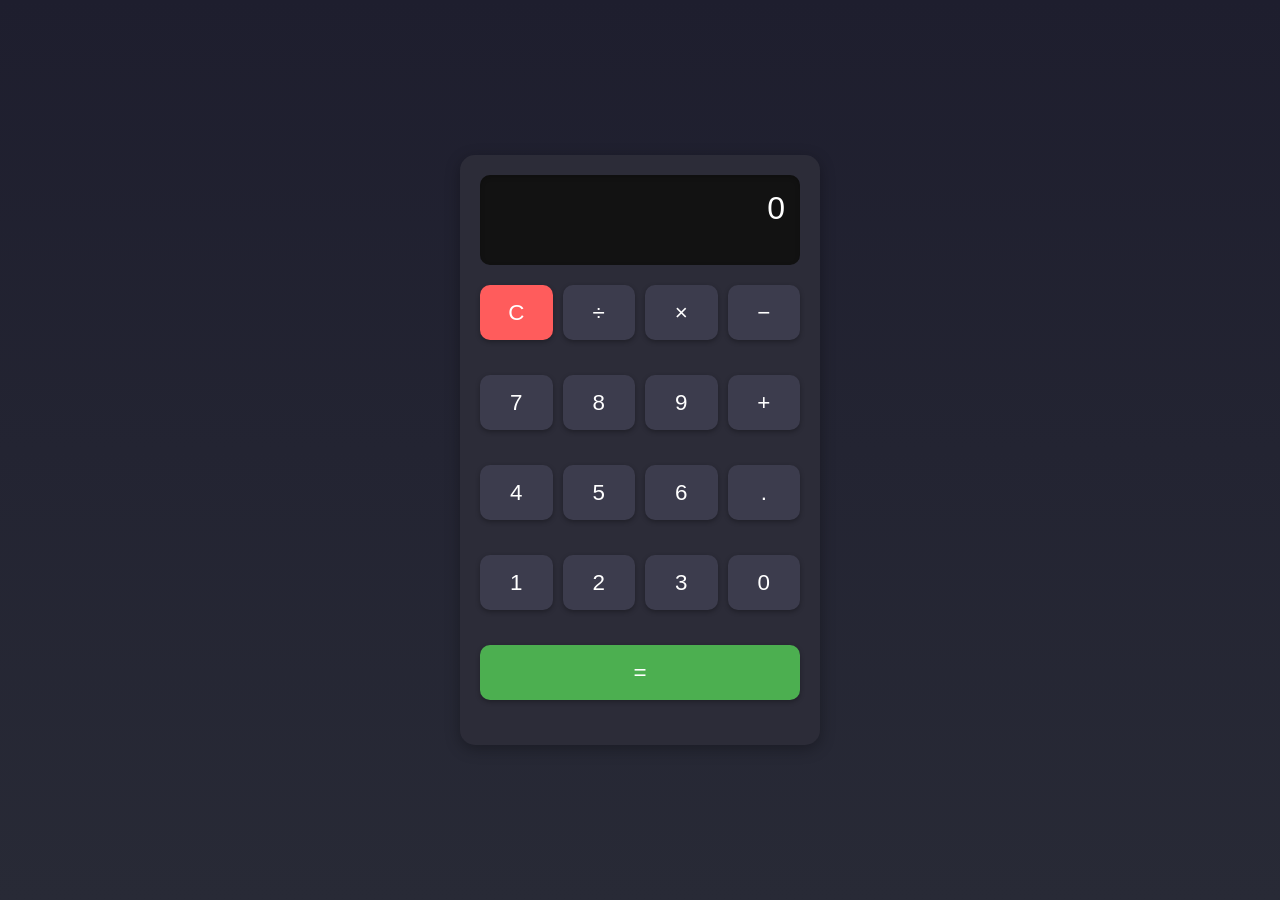
<file: calculator/index.html>
<!DOCTYPE html>
<html lang="en">
<head>
  <meta charset="UTF-8">
  <meta name="viewport" content="width=device-width, initial-scale=1.0">
  <title>Calculator</title>
  <link rel="stylesheet" href="styles.css">
</head>
<body>
  <div class="calculator">
    <div class="display" id="display">0</div>
    <div class="buttons">
      <button class="clear" onclick="clearDisplay()">C</button>
      <button onclick="appendValue('/')">÷</button>
      <button onclick="appendValue('*')">×</button>
      <button onclick="appendValue('-')">−</button>
      <button onclick="appendValue('7')">7</button>
      <button onclick="appendValue('8')">8</button>
      <button onclick="appendValue('9')">9</button>
      <button onclick="appendValue('+')">+</button>
      <button onclick="appendValue('4')">4</button>
      <button onclick="appendValue('5')">5</button>
      <button onclick="appendValue('6')">6</button>
      <button onclick="appendValue('.')">.</button>
      <button onclick="appendValue('1')">1</button>
      <button onclick="appendValue('2')">2</button>
      <button onclick="appendValue('3')">3</button>
      <button onclick="appendValue('0')">0</button>
      <button class="equal" onclick="calculate()">=</button>
    </div>
  </div>
  <script src="script.js"></script>
</body>
</html>
</file>
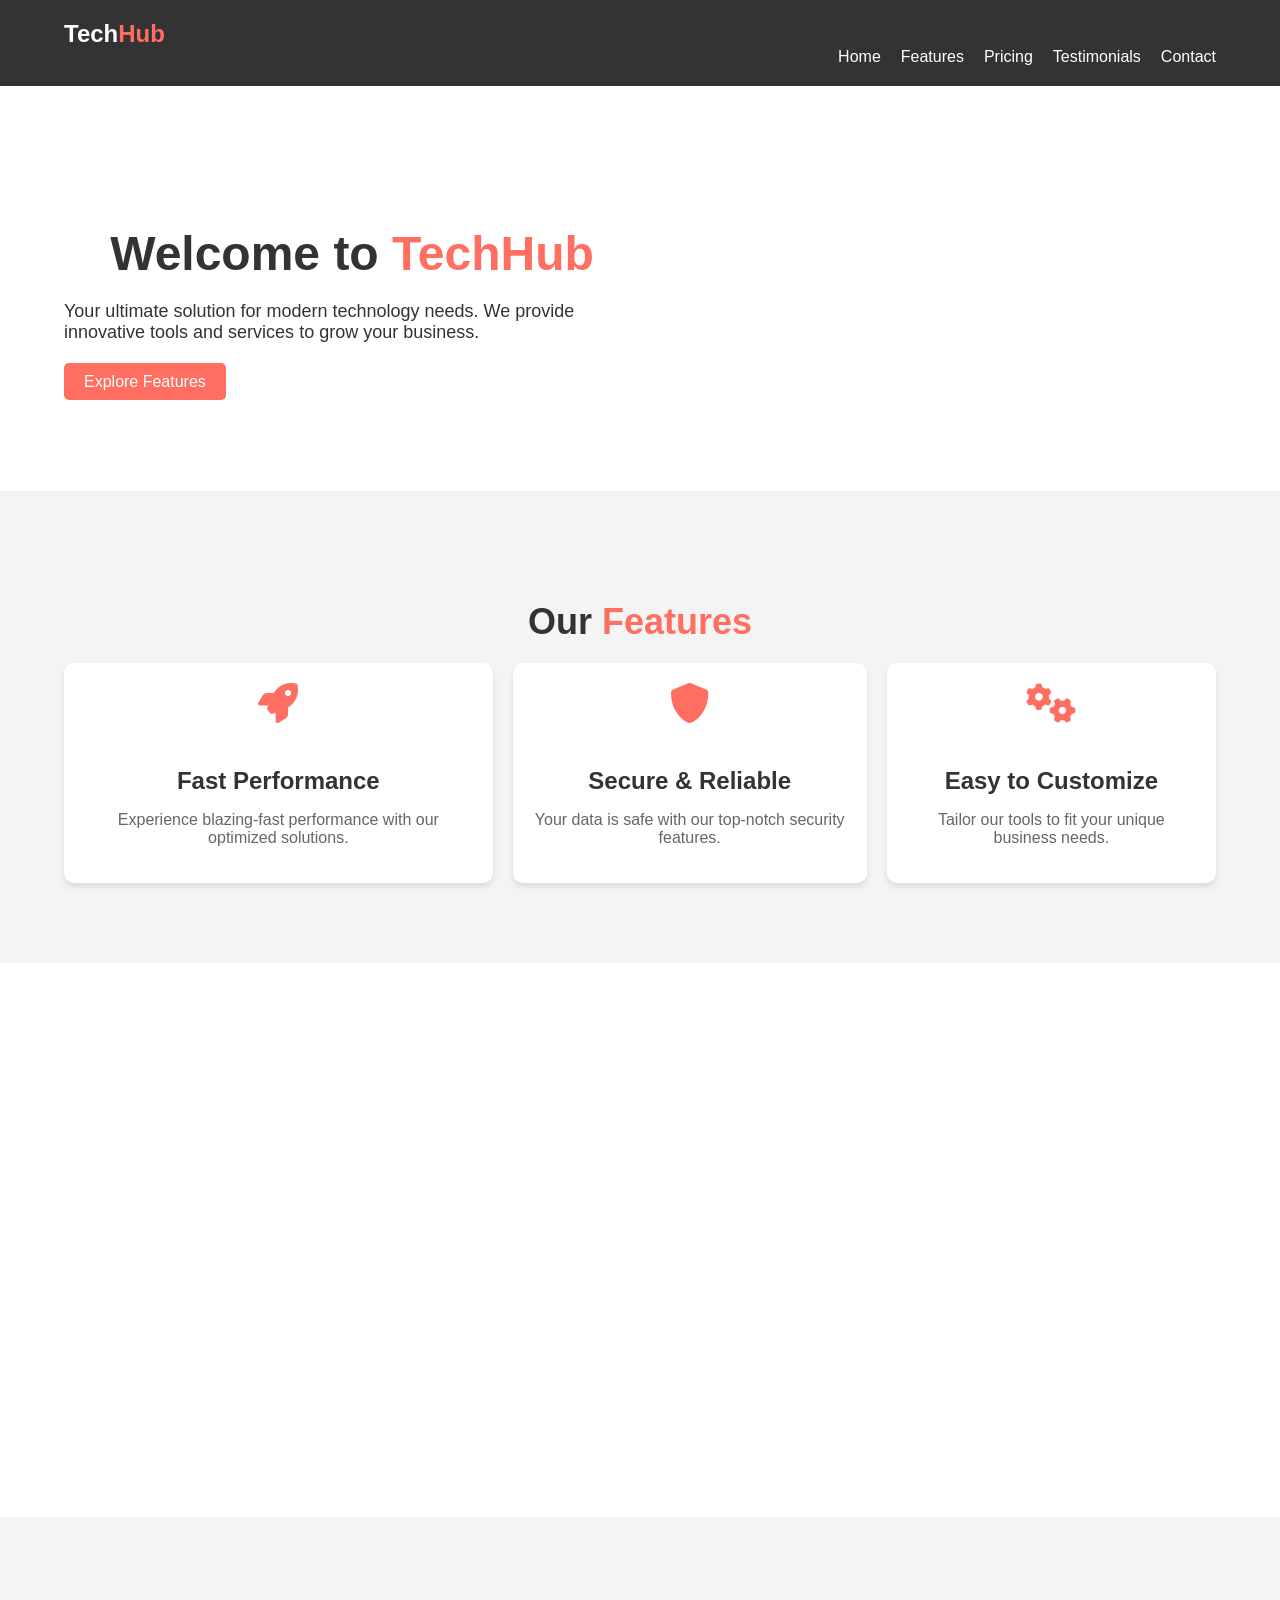
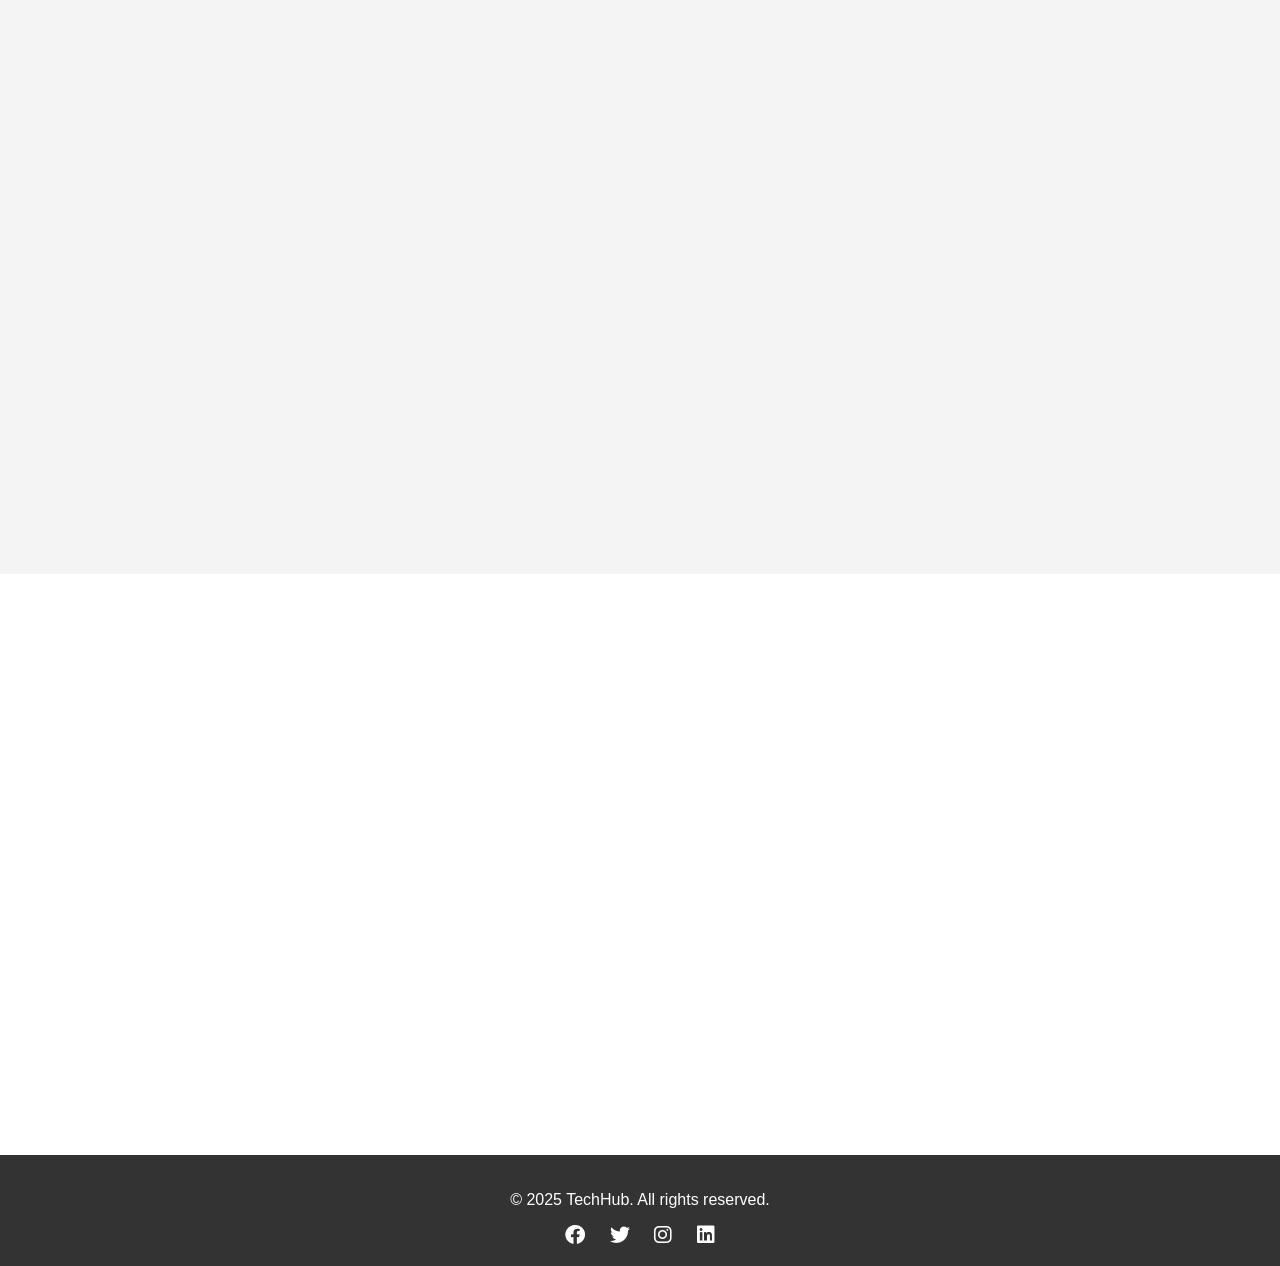
<file: landing-page/index.html>
<html>
<head>
    <meta charset="UTF-8">
    <meta name="viewport" content="width=device-width, initial-scale=1.0">
    <title>Landing Page</title>
    <link rel="stylesheet" href="styles.css">
    <link rel="stylesheet" href="https://cdnjs.cloudflare.com/ajax/libs/font-awesome/6.0.0/css/all.min.css">
</head>
<body>
    <header>
        <div class="container">
            <div class="logo">
                <h1>Tech<span>Hub</span></h1>
            </div>
            <nav>
                <ul>
                    <li><a href="#home">Home</a></li>
                    <li><a href="#features">Features</a></li>
                    <li><a href="#pricing">Pricing</a></li>
                    <li><a href="#testimonials">Testimonials</a></li>
                    <li><a href="#contact">Contact</a></li>
                </ul>
            </nav>
        </div>
    </header>

    <section id="home" class="hero">
        <div class="container">
            <div class="hero-content hidden">
                <h2>Welcome to <span>TechHub</span></h2>
                <p>Your ultimate solution for modern technology needs. We provide innovative tools and services to grow your business.</p>
                <a href="#features" class="btn">Explore Features</a>
            </div>
        </div>
    </section>

    <section id="features" class="features">
        <div class="container">
            <h2 class="hidden">Our <span>Features</span></h2>
            <div class="feature-box">
                <div class="feature-item hidden">
                    <i class="fas fa-rocket"></i>
                    <h3>Fast Performance</h3>
                    <p>Experience blazing-fast performance with our optimized solutions.</p>
                </div>
                <div class="feature-item hidden">
                    <i class="fas fa-shield-alt"></i>
                    <h3>Secure & Reliable</h3>
                    <p>Your data is safe with our top-notch security features.</p>
                </div>
                <div class="feature-item hidden">
                    <i class="fas fa-cogs"></i>
                    <h3>Easy to Customize</h3>
                    <p>Tailor our tools to fit your unique business needs.</p>
                </div>
            </div>
        </div>
    </section>

    <section id="pricing" class="pricing">
        <div class="container">
            <h2 class="hidden">Our <span>Pricing</span></h2>
            <div class="pricing-box">
                <div class="pricing-item hidden">
                    <h3>Basic</h3>
                    <p class="price">Free</p>
                    <ul>
                        <li>10 Projects</li>
                        <li>5 GB Storage</li>
                        <li>Basic Support</li>
                    </ul>
                    <a href="#" class="btn">Get Started</a>
                </div>
                <div class="pricing-item hidden">
                    <h3>Pro</h3>
                    <p class="price">₹49<span>/month</span></p>
                    <ul>
                        <li>Unlimited Projects</li>
                        <li>50 GB Storage</li>
                        <li>Priority Support</li>
                    </ul>
                    <a href="#" class="btn">Get Started</a>
                </div>
                <div class="pricing-item hidden">
                    <h3>Enterprise</h3>
                    <p class="price">₹99<span>/month</span></p>
                    <ul>
                        <li>Unlimited Projects</li>
                        <li>100 GB Storage</li>
                        <li>24/7 Support</li>
                    </ul>
                    <a href="#" class="btn">Get Started</a>
                </div>
            </div>
        </div>
    </section>

    <section id="testimonials" class="testimonials">
        <div class="container">
            <h2 class="hidden">What Our <span>Clients Say</span></h2>
            <div class="testimonial-box">
                <div class="testimonial-item hidden">
                    <img src="images/pi.png" alt="Client 1">
                    <p>"TechHub has transformed our business. Highly recommended!"</p>
                    <h4>Siva</h4>
                </div>
                <div class="testimonial-item hidden">
                    <img src="images/pi.png" alt="Client 2">
                    <p>"The support team is amazing. They are always there to help."</p>
                    <h4>Guna</h4>
                </div>
                <div class="testimonial-item hidden">
                    <img src="images/pi.png" alt="Client 3">
                    <p>"The pricing is fair, and the features are top-notch."</p>
                    <h4>Mani</h4>
                </div>
            </div>
        </div>
    </section>

    <section id="contact" class="contact">
        <div class="container">
            <h2 class="hidden">Contact <span>Us</span></h2>
            <form class="hidden">
                <input type="text" placeholder="Your Name" required>
                <input type="email" placeholder="Your Email" required>
                <textarea placeholder="Your Message" required></textarea>
                <button type="submit" class="btn">Send Message</button>
            </form>
        </div>
    </section>

    <footer>
        <div class="container">
            <p>&copy; 2025 TechHub. All rights reserved.</p>
            <div class="social-links">
                <a href="https://www.facebook.com/virat.pk.018"><i class="fab fa-facebook"></i></a>
                <a href="https://x.com/_virat_pk_18"><i class="fab fa-twitter"></i></a>
                <a href="https://www.instagram.com/_virat_pk_18/"><i class="fab fa-instagram"></i></a>
                <a href="https://www.linkedin.com/in/praveenkumart18/"><i class="fab fa-linkedin"></i></a>
            </div>
        </div>
    </footer>

    <script src="script.js"></script>
</body>
</html>
</file>
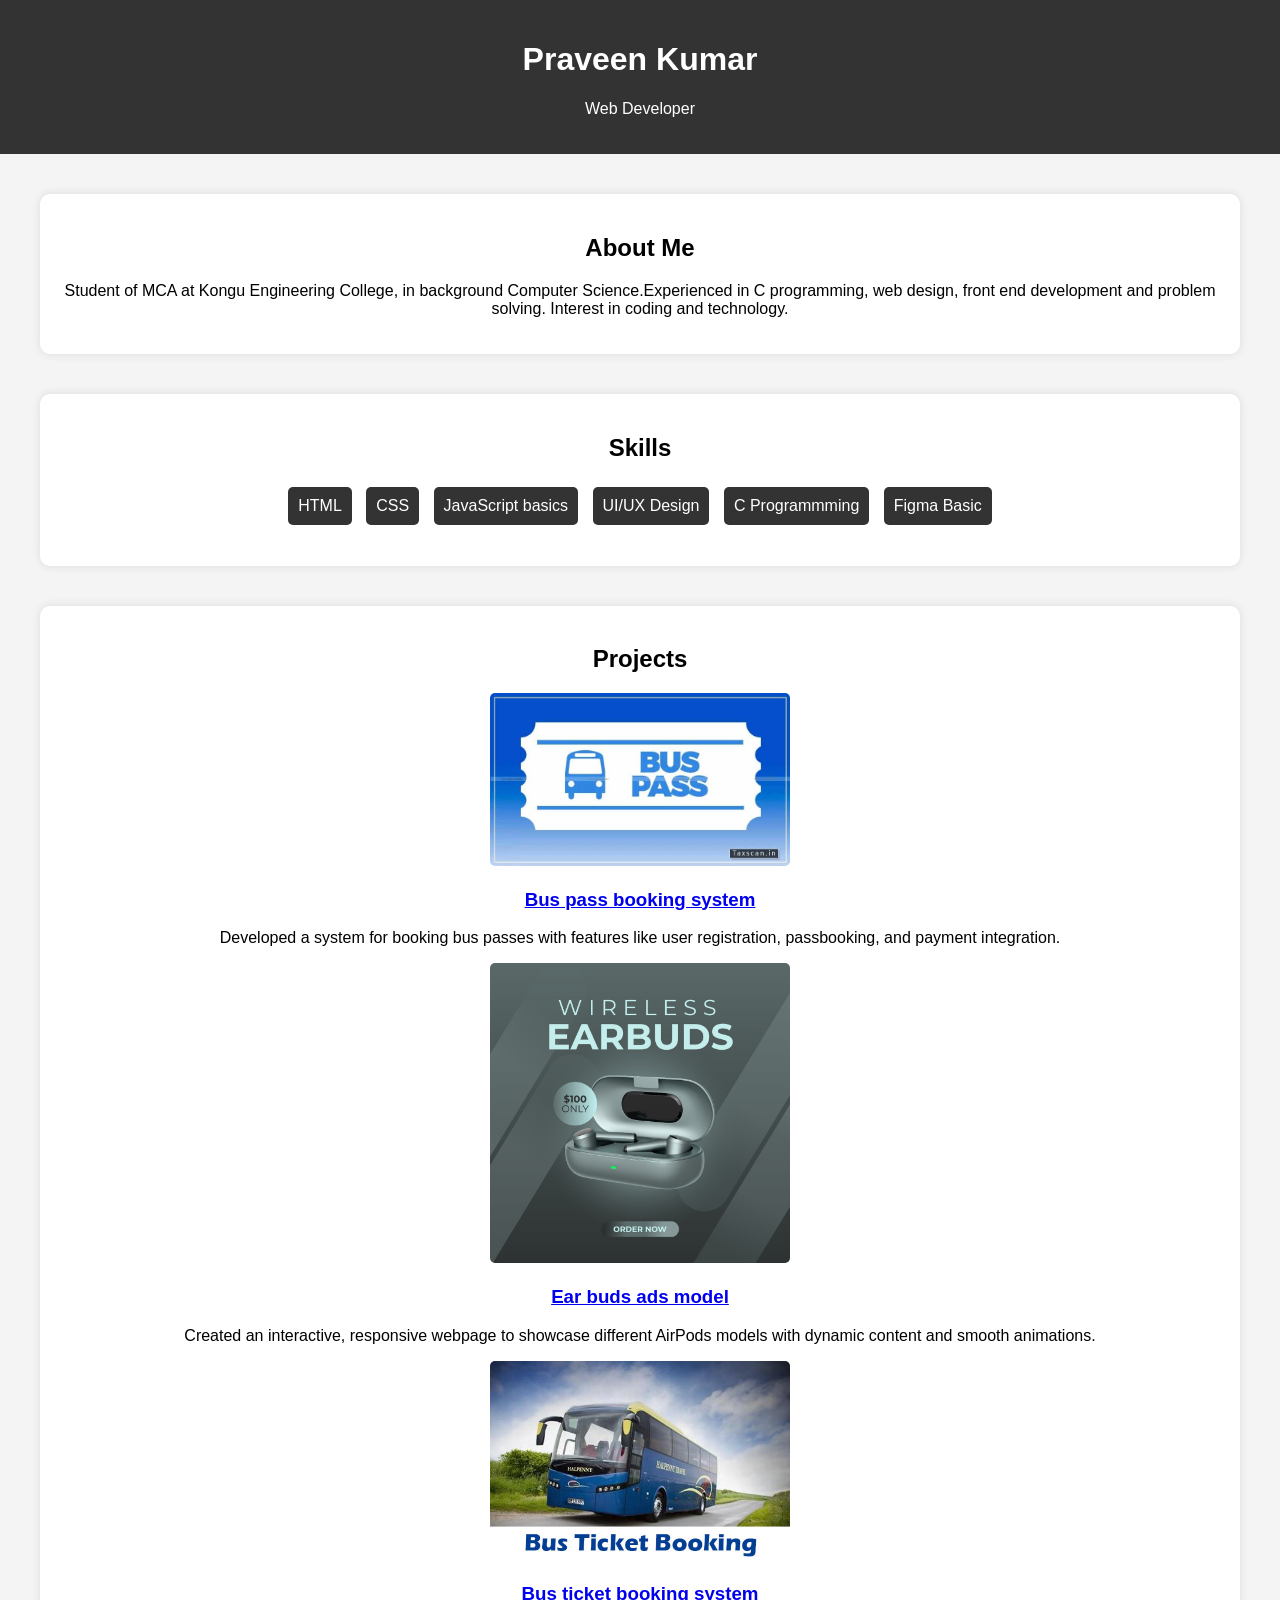
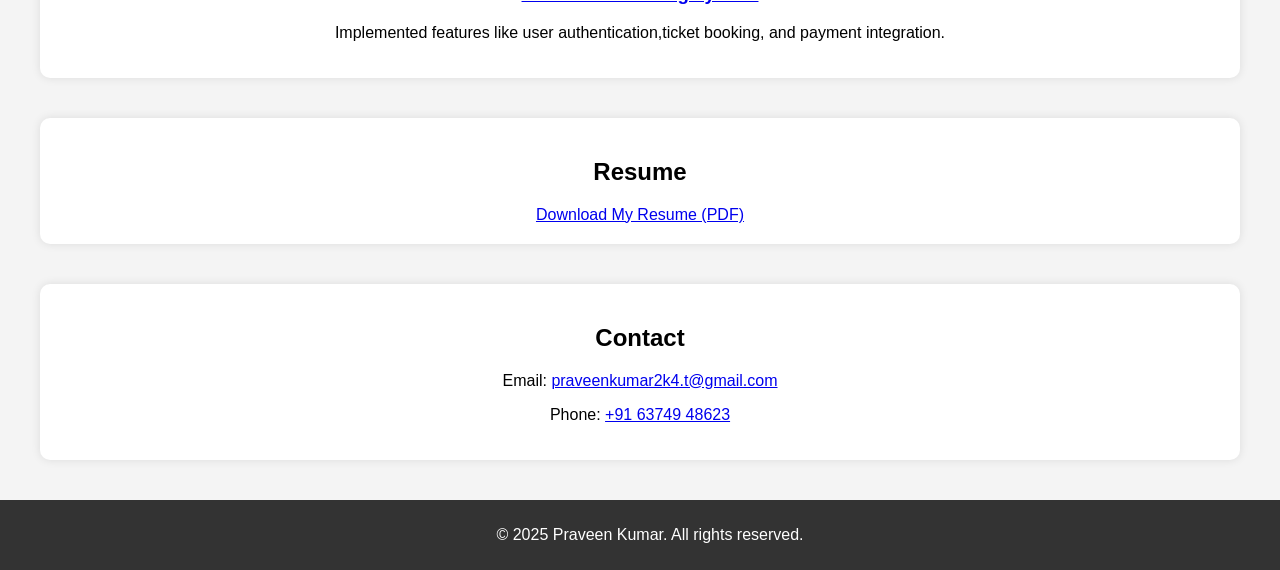
<file: portfolio/index.html>
<!DOCTYPE html>
<html lang="en">
<head>
    <meta charset="UTF-8">
    <meta name="viewport" content="width=device-width, initial-scale=1.0">
    <title>My Portfolio</title>
    <link rel="stylesheet" href="styles.css">
</head>
<body>

    <header>
        <h1>Praveen Kumar</h1>
        <p>Web Developer</p>
    </header>

    <section id="about">
        <h2>About Me</h2>
        <p>Student of MCA at Kongu Engineering College, in background Computer Science.Experienced in C programming, web design, front end development and problem solving. Interest in coding and technology.<p>
    </section>

    <section id="skills">
        <h2>Skills</h2>
        <ul>
            <li>HTML</li>
            <li>CSS</li>
            <li>JavaScript basics</li>
            <li>UI/UX Design</li>
			<li>C Programmming</li>
			<li>Figma Basic</li>
        </ul>
    </section>

    <section id="projects">
        <h2>Projects</h2>
        <div class="project">
            <a href="https://github.com/viratpk18/bus-pass-booking" target="_blank">
                <img src="buspass.jpg" alt="Project 1">
                <h3>Bus pass booking system</h3>
            </a>
			<p>Developed a system for booking bus passes with features like user registration, passbooking, and payment integration. </p>
        </div>
        <div class="project">
            <a href="https://github.com/viratpk18/earbuds-ads-model" target="_blank">
                <img src="earbuds.jpeg" alt="Project 2">
                <h3>Ear buds ads model</h3>
            </a>
            <p>Created an interactive, responsive webpage to showcase different AirPods models with dynamic content and smooth animations. </p>
        </div>
		<div class="project">
            <a href="https://github.com/viratpk18/Bus-ticket-booking-system" target="_blank">
                <img src="busticket.jpg" alt="Project 3">
                <h3>Bus ticket booking system</h3>
            </a>
            <p>Implemented features like user authentication,ticket booking, and payment integration. </p>
        </div>
    </section>

    <section id="resume">
        <h2>Resume</h2>
        <a href="resume.pdf" download>Download My Resume (PDF)</a>
    </section>

    <section id="contact">
    <h2>Contact</h2>
    <p>Email: <a href="mailto:praveenkumar2k4.t@gmail.com">praveenkumar2k4.t@gmail.com</a></p>
    <p>Phone: <a href="tel:+916374948623">+91 63749 48623</a></p>
	</section>

    <footer>
        <p>&copy; 2025 Praveen Kumar. All rights reserved.</p>
    </footer>

</body>
</html>
</file>
<file: calculator/styles.css>
body {
  font-family: 'Poppins', sans-serif;
  display: flex;
  justify-content: center;
  align-items: center;
  height: 100vh;
  margin: 0;
  background: linear-gradient(to bottom, #1e1e2e, #282a36);
  color: white;
}

.calculator {
  background: #2c2c38;
  padding: 20px;
  border-radius: 15px;
  box-shadow: 0 4px 15px rgba(0, 0, 0, 0.3);
  display: grid;
  grid-template-rows: 1fr 4fr;
  width: 320px;
}

.display {
  background: #121212;
  border-radius: 10px;
  height: 60px;
  padding: 15px;
  margin-bottom: 20px;
  font-size: 2rem;
  box-shadow: inset 0 2px 5px rgba(0, 0, 0, 0.2);
  text-align: right;
  overflow: hidden;
  color: #fff;
}

.buttons {
  display: grid;
  grid-template-columns: repeat(4, 1fr);
  gap: 10px;
}

button {
  background: #3c3c4d;
  border: none;
  border-radius: 10px;
  height: 55px;
  font-size: 1.4rem;
  color: white;
  box-shadow: 0 2px 5px rgba(0, 0, 0, 0.3);
  cursor: pointer;
  transition: background 0.2s, transform 0.1s;
}

button:hover {
  background: #505064;
}

button:active {
  background: #696986;
  transform: scale(0.98);
}

button.clear {
  background: #ff5c5c;
  color: white;
}

button.equal {
  grid-column: span 4;
  background: #4caf50;
  color: white;
}
</file>
<file: landing-page/styles.css>
body {
    font-family: 'Poppins', sans-serif;
    margin: 0;
    padding: 0;
    box-sizing: border-box;
    color: #333;
    background-color: #f9f9f9;
}

.container {
    width: 90%;
    max-width: 1200px;
    margin: 0 auto;
}

h2 {
    font-size: 36px;
    margin-bottom: 20px;
    text-align: center;
}

h2 span {
    color: #ff6f61;
}

.btn {
    background-color: #ff6f61;
    color: #fff;
    padding: 10px 20px;
    text-decoration: none;
    border-radius: 5px;
    transition: background-color 0.3s ease;
}

.btn:hover {
    background-color: #ff4a3d;
}

header {
    background-color: #333;
    color: #fff;
    padding: 20px 0;
    position: sticky;
    top: 0;
    z-index: 1000;
}

header .logo h1 {
    margin: 0;
    font-size: 24px;
}

header .logo span {
    color: #ff6f61;
}

header nav ul {
    list-style: none;
    margin: 0;
    padding: 0;
    display: flex;
    justify-content: flex-end;
}

header nav ul li {
    margin-left: 20px;
}

header nav ul li a {
    color: #fff;
    text-decoration: none;
    font-size: 16px;
    transition: color 0.3s ease;
}

header nav ul li a:hover {
    color: #ff6f61;
}

.hero {
    display: flex;
    align-items: center;
    justify-content: space-between;
    padding: 100px 0;
    background-color: #fff;
}

.hero-content {
    max-width: 50%;
}

.hero-content h2 {
    font-size: 48px;
    margin-bottom: 20px;
}

.hero-content p {
    font-size: 18px;
    margin-bottom: 30px;
}

.hero-image img {
    max-width: 100%;
    border-radius: 10px;
}

.features {
    padding: 80px 0;
    background-color: #f4f4f4;
}

.feature-box {
    display: flex;
    justify-content: space-between;
    gap: 20px;
}

.feature-item {
    background-color: #fff;
    padding: 20px;
    border-radius: 10px;
    text-align: center;
    box-shadow: 0 4px 6px rgba(0, 0, 0, 0.1);
    transition: transform 0.3s ease;
}

.feature-item:hover {
    transform: translateY(-10px);
}

.feature-item i {
    font-size: 40px;
    color: #ff6f61;
    margin-bottom: 20px;
}

.feature-item h3 {
    font-size: 24px;
    margin-bottom: 10px;
}

.feature-item p {
    font-size: 16px;
    color: #666;
}

.pricing {
    padding: 80px 0;
    background-color: #fff;
}

.pricing-box {
    display: flex;
    justify-content: space-between;
    gap: 20px;
}

.pricing-item {
    background-color: #f4f4f4;
    padding: 20px;
    border-radius: 10px;
    text-align: center;
    flex: 1;
    box-shadow: 0 4px 6px rgba(0, 0, 0, 0.1);
    transition: transform 0.3s ease, background-color 0.3s ease, color 0.3s ease;
}

.pricing-item:hover {
    background-color: #ff6f61;
    color: #fff;
    transform: translateY(-10px);
}

.pricing-item:hover .price {
    color: #fff;
}

.pricing-item:hover .btn {
    background-color: #fff;
    color: #ff6f61;
}

.pricing-item h3 {
    font-size: 24px;
    margin-bottom: 20px;
}

.pricing-item .price {
    font-size: 36px;
    margin-bottom: 20px;
}

.pricing-item .price span {
    font-size: 16px;
    color: #666;
}

.pricing-item ul {
    list-style: none;
    padding: 0;
    margin-bottom: 20px;
}

.pricing-item ul li {
    margin-bottom: 10px;
}

.testimonials {
    padding: 80px 0;
    background-color: #f4f4f4;
}

.testimonial-box {
    display: flex;
    justify-content: space-between;
    gap: 20px;
}

.testimonial-item {
    background-color: #fff;
    padding: 20px;
    border-radius: 10px;
    text-align: center;
    box-shadow: 0 4px 6px rgba(0, 0, 0, 0.1);
}

.testimonial-item img {
    border-radius: 50%;
    margin-bottom: 20px;
}

.testimonial-item p {
    font-size: 16px;
    color: #666;
    margin-bottom: 20px;
}

.testimonial-item h4 {
    font-size: 18px;
    color: #333;
}

.contact {
    padding: 80px 0;
    background-color: #fff;
}

.contact form {
    max-width: 600px;
    margin: 0 auto;
    display: flex;
    flex-direction: column;
    gap: 20px;
}

.contact form input,
.contact form textarea {
    padding: 10px;
    border: 1px solid #ddd;
    border-radius: 5px;
    font-size: 16px;
}

.contact form textarea {
    resize: vertical;
    height: 150px;
}

.contact form button {
    align-self: flex-start;
}

footer {
    background-color: #333;
    color: #fff;
    text-align: center;
    padding: 20px 0;
}

footer .social-links {
    margin-top: 10px;
}

footer .social-links a {
    color: #fff;
    margin: 0 10px;
    font-size: 20px;
    transition: color 0.3s ease;
}

footer .social-links a:hover {
    color: #ff6f61;
}

@keyframes fadeIn {
    from {
        opacity: 0;
        transform: translateY(20px);
    }
    to {
        opacity: 1;
        transform: translateY(0);
    }
}

.hidden {
    opacity: 0;
    transform: translateY(50px);
    transition: all 1s ease-out;
}

.show {
    opacity: 1;
    transform: translateY(0);
}
</file>
<file: portfolio/styles.css>
body {
    font-family: Arial, sans-serif;
    margin: 0;
    padding: 0;
    text-align: center;
    background-color: #f4f4f4;
}

header {
    background: #333;
    color: white;
    padding: 20px;
}

section {
    margin: 40px;
    padding: 20px;
    background: white;
    border-radius: 10px;
    box-shadow: 0 0 10px rgba(0, 0, 0, 0.1);
}

img {
    width: 150px;
    border-radius: 50%;
}

ul {
    list-style: none;
    padding: 0;
}

li {
    background: #333;
    color: white;
    display: inline-block;
    padding: 10px;
    margin: 5px;
    border-radius: 5px;
}

.project img {
    width: 100%;
    max-width: 300px;
    border-radius: 5px;
}

footer {
    background: #333;
    color: white;
    padding: 10px;
    position: relative;
    bottom: 0;
    width: 100%;
}
</file>
